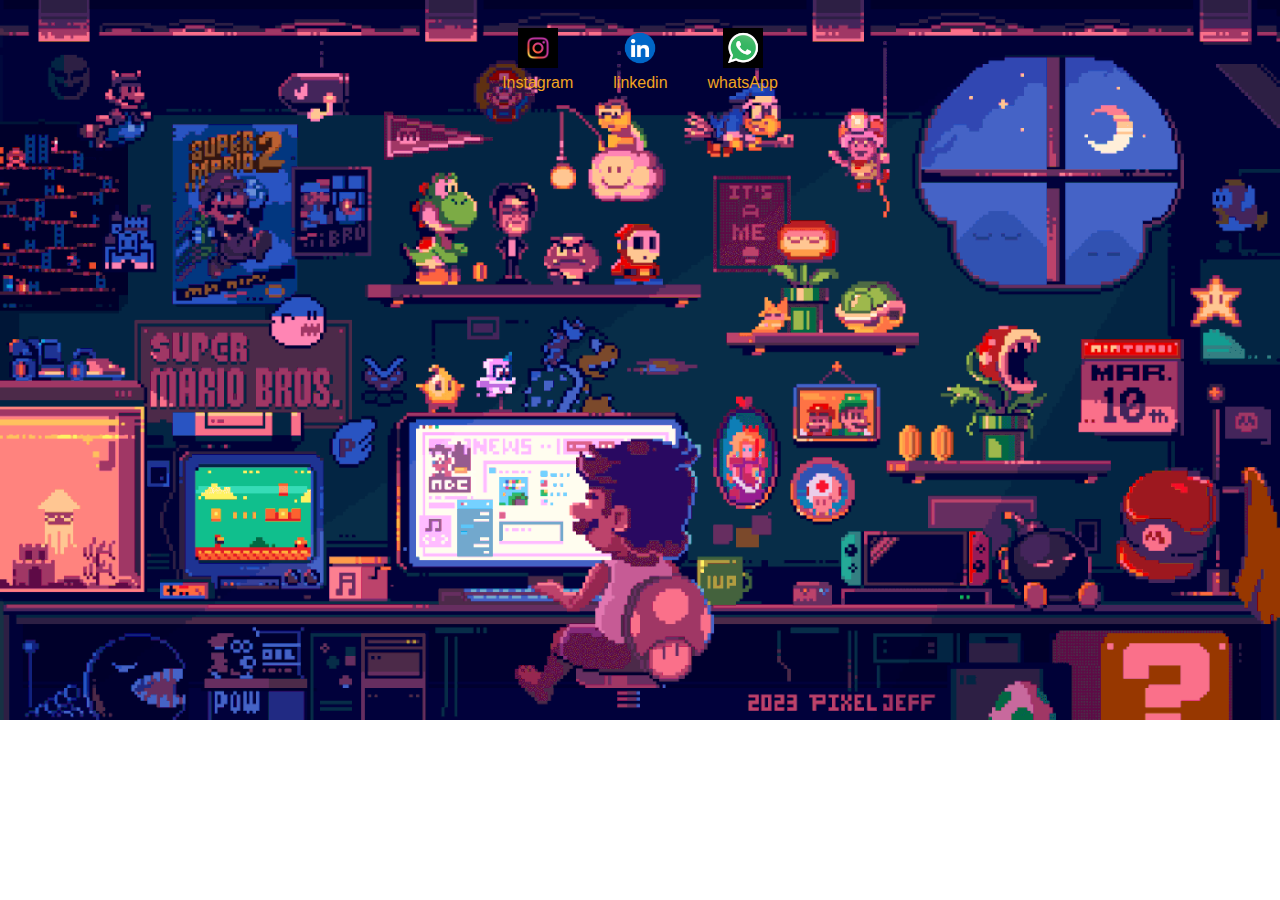
<file: contact.html>
<!DOCTYPE html>
<html lang="en">

<head>
    <meta charset="UTF-8">
    <meta name="viewport" content="width=device-width, initial-scale=1.0">
    <title>Portifólio</title>
    <link rel="stylesheet" href="index.css">
    <style>
        body {
            background-image: url('img/mario.gif');
            background-size: cover;
            background-repeat: no-repeat;
        }
    </style>

</head>

<body>
    
    <footer>
        <a href="https://www.instagram.com/qr/" target="_blank" rel="noopener noreferrer">
            <img src="img/insta2.jpg" alt=""> </img>
            <p>Instagram</p>
        </a>
        <a href="www.linkedin.com/in/gabriel-h-m-carvalho-23a554235" target="_blank" rel="noopener noreferrer">
            <img src="img/linke.webp" alt=""> </img>
            <p>linkedin</p>
        </a>
        <a href="https://wa.me/5541995538739" target="_blank" rel="noopener noreferrer">
            <img src="img/whatsapp-logo-A5A7F17DC1-seeklogo.com.png" alt=""> </img>
            <p>whatsApp</p>
        </a>
        </div>
    </footer>

</body>
</file>
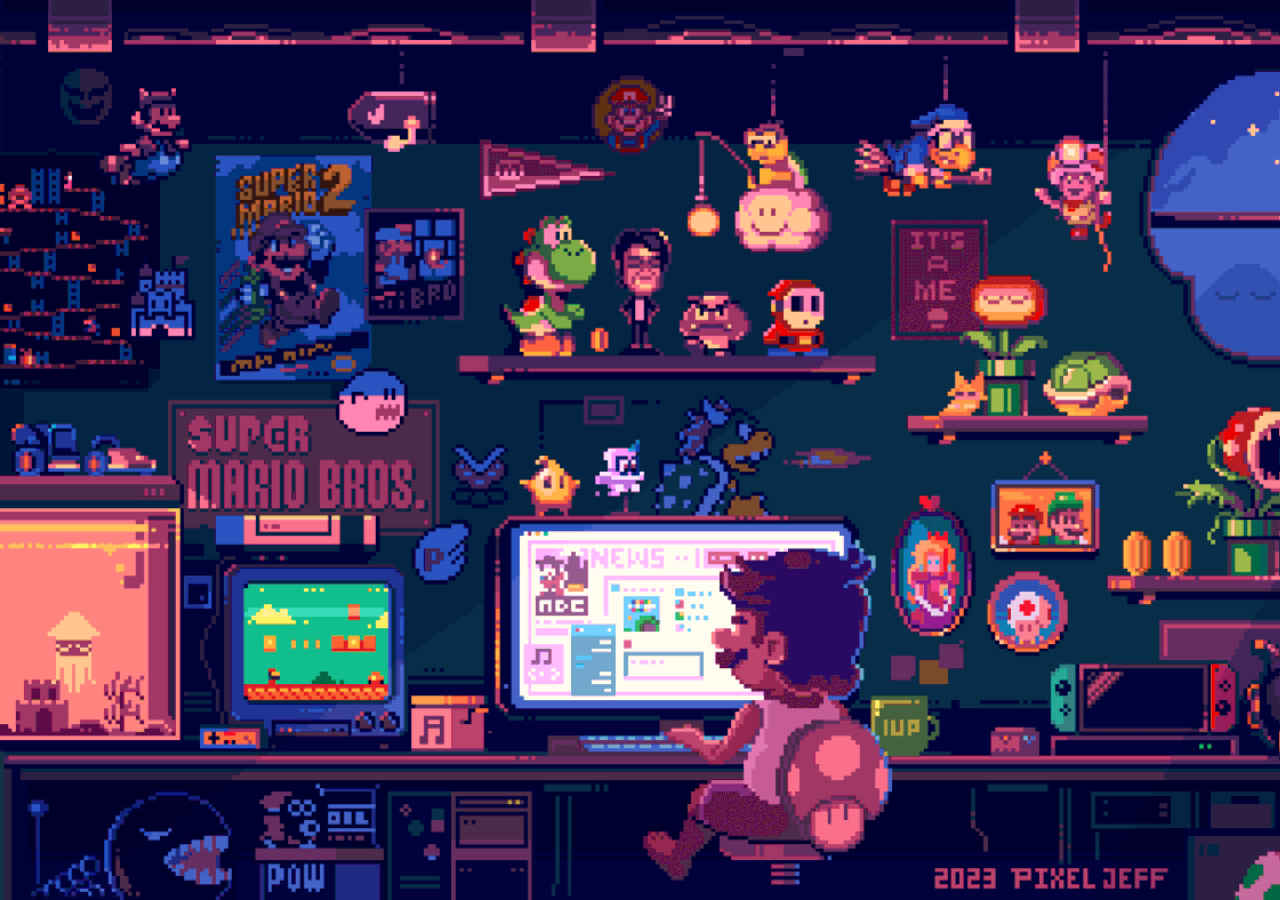
<file: project.html>
<!DOCTYPE html>
<html lang="en">

<head>
  <meta charset="UTF-8">
  <meta name="viewport" content="width=device-width, initial-scale=1.0">
  <title>Portifólio</title>
  <link rel="stylesheet" href="project.css">
</head>

<body>
  <div class="todososcard3">

    <div class="container github">
    </div>

    <!-- <div class="container">
      <div class="box">
        <a href="https://github.com/GabrielMilczwski/Trabalho-front-end-gest-aula" target="_blank">
          <span class="title">Gest aula</span>
        </a>
      </div>
    </div>

    <div class="container">
      <div class="box">
        <a href="https://github.com/GabrielMilczwski/Trabalho-Front-end" target="_blank">
          <span class="title">Trabalho front</span>
        </a>
      </div>
    </div>
  </div> -->


    <!-- </div>

  <div class="corpo">
    <h2>Projetos</h2>
    <div class="proj1">
      <a href="https://github.com/GabrielMilczwski/Tudo-list" target="_blank"><img src="img/to-do-list.png"
          alt="todo"></a>
      <a href="https://github.com/GabrielMilczwski/Tudo-list" target="_blank">
        <h2>To-Do List</h2>
      </a>
    </div>
    <div class="proj2">
      <a href="https://github.com/GabrielMilczwski/Trabalho-front-end-gest-aula" target="_blank"><img
          src="img/escola.png " alt="escola"></a>
      <a href="https://github.com/GabrielMilczwski/Trabalho-front-end-gest-aula" target="_blank">
        <h2>Calculo Média Escolar</h2>
      </a>
    </div>
    <div class="proj3">
      <a href="https://github.com/GabrielMilczwski/Trabalho-Front-end" target="_blank"><img src="img/portfolio.png"
          alt="portfolio"></a>
      <a href="https://github.com/GabrielMilczwski/Trabalho-Front-end" target="_blank">
        <h2>Portfólio</h2>
      </a>
    </div>

  </div> -->

  <!-- <div class="slider">

        <div class="slides">

            <input type="radio" name="radio-btn" id="radio1" checked>
            <input type="radio" name="radio-btn" id="radio2">
            <input type="radio" name="radio-btn" id="radio3">
            <input type="radio" name="radio-btn" id="radio4">

            <div class="slide first">
                <img src="https://i.ebayimg.com/images/g/5X4AAOSwLTJk13Iu/s-l400.jpg" alt="imagem1">
            </div>
            <div class="slide">
                <img src="https://encrypted-tbn0.gstatic.com/images?q=tbn:ANd9GcRCThDfHBn9ut0q5rd7bLWjUFKBJw8d-hMyqCyQgWsUWQ&s"
                    alt="imagem2">
            </div>
            <div class="slide">
                <img src="https://pbs.twimg.com/profile_images/598236288869748736/OWzRETXp_400x400.jpg"
                    alt="imagem3">
            </div>
            <div class="slide">
                <img src="https://i.pinimg.com/474x/17/c0/7f/17c07f9dfbd51291d225f73f48e32ec7.jpg" alt="imagem4">
            </div>

        </div>
        <div class="manual-navigation">
          <label for="radio1" class="manual-btn"></label>
          <label for="radio2" class="manual-btn"></label>
          <label for="radio3" class="manual-btn"></label>
          <label for="radio4" class="manual-btn"></label>


      </div>

  </div> -->


  <script src="app.js"></script>
</body>

</html>
</file>
<file: index.css>
/* @font-face {
    font-family: 'arcade';
    src: url('fonts/ARCADE.ttf') format('truetype'),
         url('fonts/ARCADE.otf') format('opentype');
    font-weight: normal;
    font-style: normal;
} */




body {
    font-family:Arial;
    color: rgb(241, 165, 33);
    justify-content: center;
    align-items: center;
    overflow-x: hidden;
   
}

.todososcard{
    position: relative;
    display: flex;
    justify-content: center;
    align-items: center;
    max-width: 12000px;
    flex-wrap: wrap;
    z-index: 1;
}

 ul {
    display: flex;
    justify-content: space-between;
    list-style-type: none;
    align-items: center;
    padding: 16px;
}


a {
    color: rgb(241, 165, 33);
    text-decoration: none;
}


.topo{
    height: 70px;
    margin: 120px;
    width: 40rem;
    box-shadow: 20px 20px 50px rgb(30, 3, 68);
    border-radius: 15px;
    background: rgba(197, 20, 20, 0.5); 
    overflow: hidden;
    display: flex;
    justify-content: center;
    align-items: center;
    border-top: 1px solid rgb(30, 3, 68);
    border-left: 1px solid rgb(30, 3, 68);
    backdrop-filter: blur(2px);
    position: relative;
    left: 16rem; 
    
}

/* This is an example, feel free to delete this code */
.tooltip-container {
    --background: #333333;
    --color: #e8e8e8;
    position: relative;
    cursor: pointer;
    transition: all 0.4s cubic-bezier(0.23, 1, 0.32, 1);
    font-size: 18px;
    font-weight: 200;
    color: var(--color);
    padding: 0.7em 1.8em;
    border-radius: 8px;
    text-transform: uppercase;
    height: 60px;
    width: 720px;
    display: grid;
    place-items: center;
    border: 2px solid var(--color);
    position: relative;
    left: 16rem; 
    margin: 110px;
  }
  
  .text {
    position: absolute;
    top: 0;
    left: 0;
    width: 100%;
    height: 100%;
    display: grid;
    place-items: center;
    transform-origin: -100%;
    transform: scale(1);
    transition: all 0.4s cubic-bezier(0.23, 1, 0.32, 1);
  }
  
  .tooltip-container span:last-child {
    position: absolute;
    top: 0%;
    left: 100%;
    width: 100%;
    height: 100%;
    border-radius: 8px;
    opacity: 1;
    background-color: var(--background);
    z-index: -1;
    border: 2px solid var(--background);
    transform: scale(0);
    transform-origin: 0;
    transition: all 0.4s cubic-bezier(0.23, 1, 0.32, 1);
    display: grid;
    place-items: center;
  }
  
  .tooltip {
    position: absolute;
    top: 0;
    left: 50%;
    transform: translateX(-50%);
    padding: 0.3em 0.6em;
    opacity: 0;
    pointer-events: none;
    transition: all 0.4s cubic-bezier(0.23, 1, 0.32, 1);
    background: var(--background);
    z-index: -1;
    border-radius: 8px;
    scale: 0;
    transform-origin: 0 0;
    text-transform: capitalize;
    font-weight: 400;
    font-size: 16px;
    box-shadow: rgba(0, 0, 0, 0.25) 0 8px 15px;
  }
  
  .tooltip::before {
    position: absolute;
    content: "";
    height: 0.6em;
    width: 0.6em;
    bottom: -0.2em;
    left: 50%;
    transform: translate(-50%) rotate(45deg);
    background: var(--background);
  }
  
  .tooltip-container:hover .tooltip {
    top: -100%;
    opacity: 1;
    visibility: visible;
    pointer-events: auto;
    scale: 1;
    animation: shake 0.5s ease-in-out both;
  }
  
  .tooltip-container:hover {
    box-shadow: rgba(0, 0, 0, 0.25) 0 8px 15px;
    color: white;
    border-color: transparent;
  }
  
  .tooltip-container:hover span:last-child {
    transform: scale(1);
    left: 0;
  }
  
  .tooltip-container:hover .text {
    opacity: 0;
    top: 0%;
    left: 100%;
    transform: scale(0);
  }
  
  @keyframes shake {
    0% {
      rotate: 0;
    }
  
    25% {
      rotate: 7deg;
    }
  
    50% {
      rotate: -7deg;
    }
  
    75% {
      rotate: 1deg;
    }
  
    100% {
      rotate: 0;
    }
  }
  

.topo h1 {
    margin-top: 1px;
    text-align: left;
    margin-left: 12px;
}

.topo h2 {
    margin-top: 5px;
    text-align: left;
    margin-left: 12px;
}

 footer img {
    width: 40px;
    height: 40px;
} 

footer {
    display: flex;
    justify-content: center;
}

footer a {

    margin: 20px;
    text-align: center;
}

footer p {
    
    margin-top: 2px;
}

 .center {
    text-align: center;
} 

h1 {
    color: rgb(241, 165, 33);
    margin-top: auto;
    font-size: large;
}

h2 {
    color: rgb(251, 251, 251);
    margin-top: auto;
    font-size: large;
}

.container {
    padding: 0px 50px;
}

 nav a:hover {

color: maroon;
} 

project.html {
    color: white;
    background-color: black;
    font-family: sans-serif;
}

.sobremim h3{
    position: relative;
    top: 1px;
    right: 20 px;
    left: 95px;
    font-size: 20px;
    color:241, 165, 33;
    letter-spacing: 6px;
    
}

 .sobremim h4{
    position: auto;
    top: 20px;
    right: 1px;
    left: 10px;
    font-size: 15px;
    color:rgb(241, 237, 237);
    margin-left: auto;
    margin-right: auto;
    letter-spacing: 2px;
    
} 

.Formação h3 {
    position: relative;
    top: 0; 
    right: 20px;
    left: 111px;
    font-size: 20px;
    color: rgb(241, 165, 33);
    margin-bottom: 20px; 
}

.Formação h4 {
    position: relative;
    top: 10px; 
    right: 1px;
    left: 10px;
    font-size: 15px;
    color: white;
    margin-left: auto;
    margin-right: auto;
    margin-bottom: 10px; 
    letter-spacing: 2px;
}

.Experiência h3{
    position: relative;
    top: 1px;
    right: 20 px;
    left: 80px;
    font-size: 20px;
    color:241, 165, 33
}

.Experiência h4{
    position: auto;
    top: 20px;
    right: 1px;
    left: 10px;
    font-size: 15px;
    color:white;
    margin-left: auto;
    margin-right: auto;
    letter-spacing: 2px;
}

.card{
    position: relative;
    width: 380px;
    height: 400px;
    margin: 30px;
    box-shadow: 20px 20px 50px rgb(30, 3, 68);
    border-radius: 15px;
    background: rgba(197, 20, 20, 0.5); 
    overflow: hidden;
    display: flex;
    justify-content: center;
    border-top: 1px solid rgb(30, 3, 68);
    border-left: 1px solid rgb(30, 3, 68);
    backdrop-filter: blur(8px);
}   

.container {
    color: white;
    position: relative;
    font-family: sans-serif;

  }
  

  .container::before {
    border-radius: 50%;
    width: 6rem;
    height: 6rem;
    top: 30%;
    right: 7%;
  }
  
  .container .box {
    width: 11.875em;
    height: 16.875em;
    padding: 3rem;
    background-color: rgba(255, 255, 255, 0.074);
    border: 1px solid rgba(255, 255, 255, 0.222);
    -webkit-backdrop-filter: blur(20px);
    backdrop-filter: blur(20px);
    border-radius: 0.7rem;
    transition: all ease 0.3s;
  }
  
  .container .box {
    display: flex;
    flex-direction: column;
    justify-content: space-between;
  }
  
  .container .box .title {
    font-size: 2rem;
    font-weight: 500;
    letter-spacing: 0.1em;
  }
  
  .container .box div strong {
    display: block;
    margin-bottom: 5.5rem;

  }
  
  .container .box div p {
    margin: 0;
    font-size: 0.9em;
    font-weight: 300;
    letter-spacing: 0.1em;
  }
  
  .container .box div span {
    font-size: 0.7rem;
    font-weight: 300;
  }
  
  .container .box div span:nth-child(3) {
    font-weight: 500;
    margin-right: 0.2rem;
  }
  
  .container .box:hover {
    box-shadow: 0px 0px 20px 1px #ffbb763f;
    border: 1px solid rgba(255, 255, 255, 0.454);
  }


.slider{
    margin: 0 auto;
    width: 800px;
    height: 400px;
    overflow: hidden;
}

.slides{
    width: 400px;
    height: 400px;
    display: flex;

}

.slides input{
    display: none;

}

.slide{
    width: 25%;
    position: relative;
}

.slide img{
    width: 800px;
}

.manual-navigation{
    position: absolute;
    width: 800px;
    margin-top: -40px;
    display: flex;
    justify-content: center;




}

.manual-btn{
    border: 2px solid white;
    padding: 5px;
    border-radius: 10px;
    cursor: pointer;
    transition: 1s;
}

.manual-btn:not(:last-child){
    margin-right: 40px;
}

.manual-btn:hover{
    background-color: white;

}

#radio1:checked ~ .slide.first {
    margin-left: 0;
}

#radio2:checked ~ .slide.first {
    margin-left: -25%;
}


#radio3:checked ~ .slide.first {
    margin-left: -50%;
}

#radio4:checked ~ .slide.first {
    margin-left: -75%;
}

.slide.first {
    margin-left: 0;
}

.navigation-auto div{
    border: 2px solid red;
    padding: 5px;
    border-radius: 10px;
    cursor: pointer;
    transition: 1s;
}

.navigation-auto{
    position: absolute;
    width: 800px;
    margin-top: 360px;  
    display: flex;
    justify-content: center;

}

.navigation-auto div:not(:last-child){
    margin-right: 40px;
}

#radio1:checked ~ .navigation-auto .auto-btn1{
    background-color: white;

}
#radio2:checked ~ .navigation-auto .auto-btn1{
    background-color: white;
    
}
#radio3:checked ~ .navigation-auto .auto-btn1{
    background-color: white;
    
}
#radio4:checked ~ .navigation-auto .auto-btn1{
    background-color: white;
    
}


.slides {
    width: 800px; 
    height: 400px;
    display: flex;
    overflow: hidden;
}

.slide {
    width: 800px; 
    display: flex;
}

.slide img {
    width: 100%; 
    height: auto; 
}


.proj1 img{
    width: 140px;
    position: fixed;
    left: 75%;
    top: 35%;
}

.proj2 img{
    width: 140px;
    position: fixed;
    left: 53%;
    top: 35%;
}

.proj3  img{
    width: 140px;
    position: fixed;
    left:32%;
    top: 35%;
}

.proj1 h2{
    position: fixed;
    left: 84%;
    top: 50%;
    text-decoration: none;
    color: #ffffff;
}

.proj2 h2{
    position: fixed;
    left: 56%;
    top: 50%;
    text-decoration: none;
    color: #ffffff;
}

.proj3 h2{
    position: fixed;
    left: 41%;
    top: 50%;
    text-decoration: none;
    color: #ffffff;
}

.todososcard2 {
    display: flex;
    justify-content: center; 
    align-items: flex-start; 
    flex-wrap: wrap; 
    gap: 20px; 

}

.card {
    position: relative;
    width: 300px;
    height: 200px;
    background: linear-gradient(-45deg, #f89b29 0%, #ff0f7b 100% );
    border-radius: 10px;
    display: flex;
    align-items: center;
    justify-content: center;
    overflow: hidden;
    transition: all 0.6s cubic-bezier(0.23, 1, 0.320, 1);
    margin-left: 40%;
  }
  
  .card svg {
    width: 48px;
    fill: #333;
    transition: all 0.6s cubic-bezier(0.23, 1, 0.320, 1);
  }
  
  .card:hover {
    transform: rotate(-5deg) scale(1.1);
    box-shadow: 0 10px 20px rgba(0, 0, 0, 0.2);
  }
  
  .card__content {
    position: absolute;
    top: 50%;
    left: 50%;
    transform: translate(-50%, -50%) rotate(-45deg);
    width: 100%;
    height: 100%;
    padding: 20px;
    box-sizing: border-box;
    background-color: #fff;
    opacity: 0;
    transition: all 0.6s cubic-bezier(0.23, 1, 0.320, 1);
  }
  
  .card:hover .card__content {
    transform: translate(-50%, -50%) rotate(0deg);
    opacity: 1;
  }
  
  .card__title {
    margin: 0;
    font-size: 24px;
    color: #333;
    font-weight: 700;
  }
  
  .card__description {
    margin: 10px 0 0;
    font-size: 14px;
    color: #777;
    line-height: 1.4;
  }
  
  .card:hover svg {
    scale: 0;
    transform: rotate(-45deg);
  }
  
  .contato{
    margin-left: 70%;

  }
</file>
<file: project.css>
body {
    background-image: url('img/mario.gif');
    background-size: cover;
    background-repeat: no-repeat;
    font-family: Arial, sans-serif;
    color: rgb(241, 165, 33);
    display: flex;
    justify-content: center;
    align-items: center;
    overflow-x: hidden;
    margin: 0;
    padding: 0;
    height: 100vh;
  }

  .todososcard3 {
    display: flex;
    justify-content: center;
    align-items: center;
    max-width: 1200px;
    flex-wrap: wrap;
    gap: 20px;
  }

  .container {
    display: flex;
    justify-content: center;
    align-items: center;
    padding: 0 50px;
  }

  .box {
    width: 200px;
    height: 150px;
    padding: 20px;
    background-color: rgba(255, 255, 255, 0.1);
    border: 1px solid rgba(255, 255, 255, 0.3);
    -webkit-backdrop-filter: blur(20px);
    backdrop-filter: blur(20px);
    border-radius: 10px;
    transition: all ease 0.3s;
    display: flex;
    flex-direction: column;
    justify-content: center;
    align-items: center;
    text-align: center;
  }

  .box .title {
    font-size: 1.5rem;
    font-weight: 500;
    letter-spacing: 0.1em;
  }

  .box:hover {
    box-shadow: 0px 0px 20px 1px #ffbb763f;
    border: 1px solid rgba(255, 255, 255, 0.5);
  }
</file>
